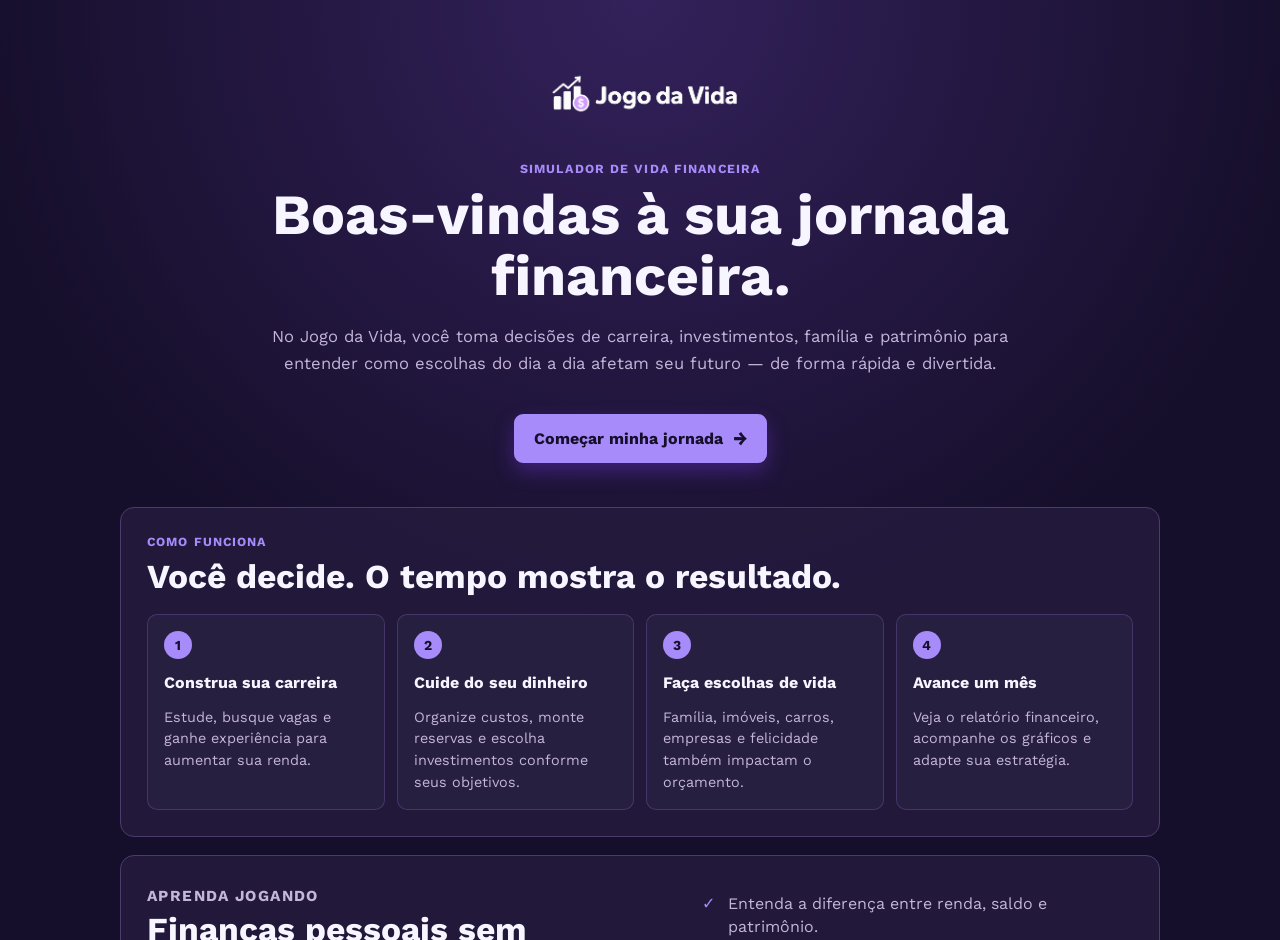
<file: index.html>
<!DOCTYPE html>
<html lang="pt-BR">
<head>
    <meta charset="UTF-8">
    <meta name="viewport" content="width=device-width, initial-scale=1.0">
    <meta http-equiv="refresh" content="0; url=html/inicio.html">
    <title>Jogo da Vida</title>
</head>
<body>
    <p>Redirecionando para a <a href="html/inicio.html">página inicial do Jogo da Vida</a>…</p>
</body>
</html>
</file>
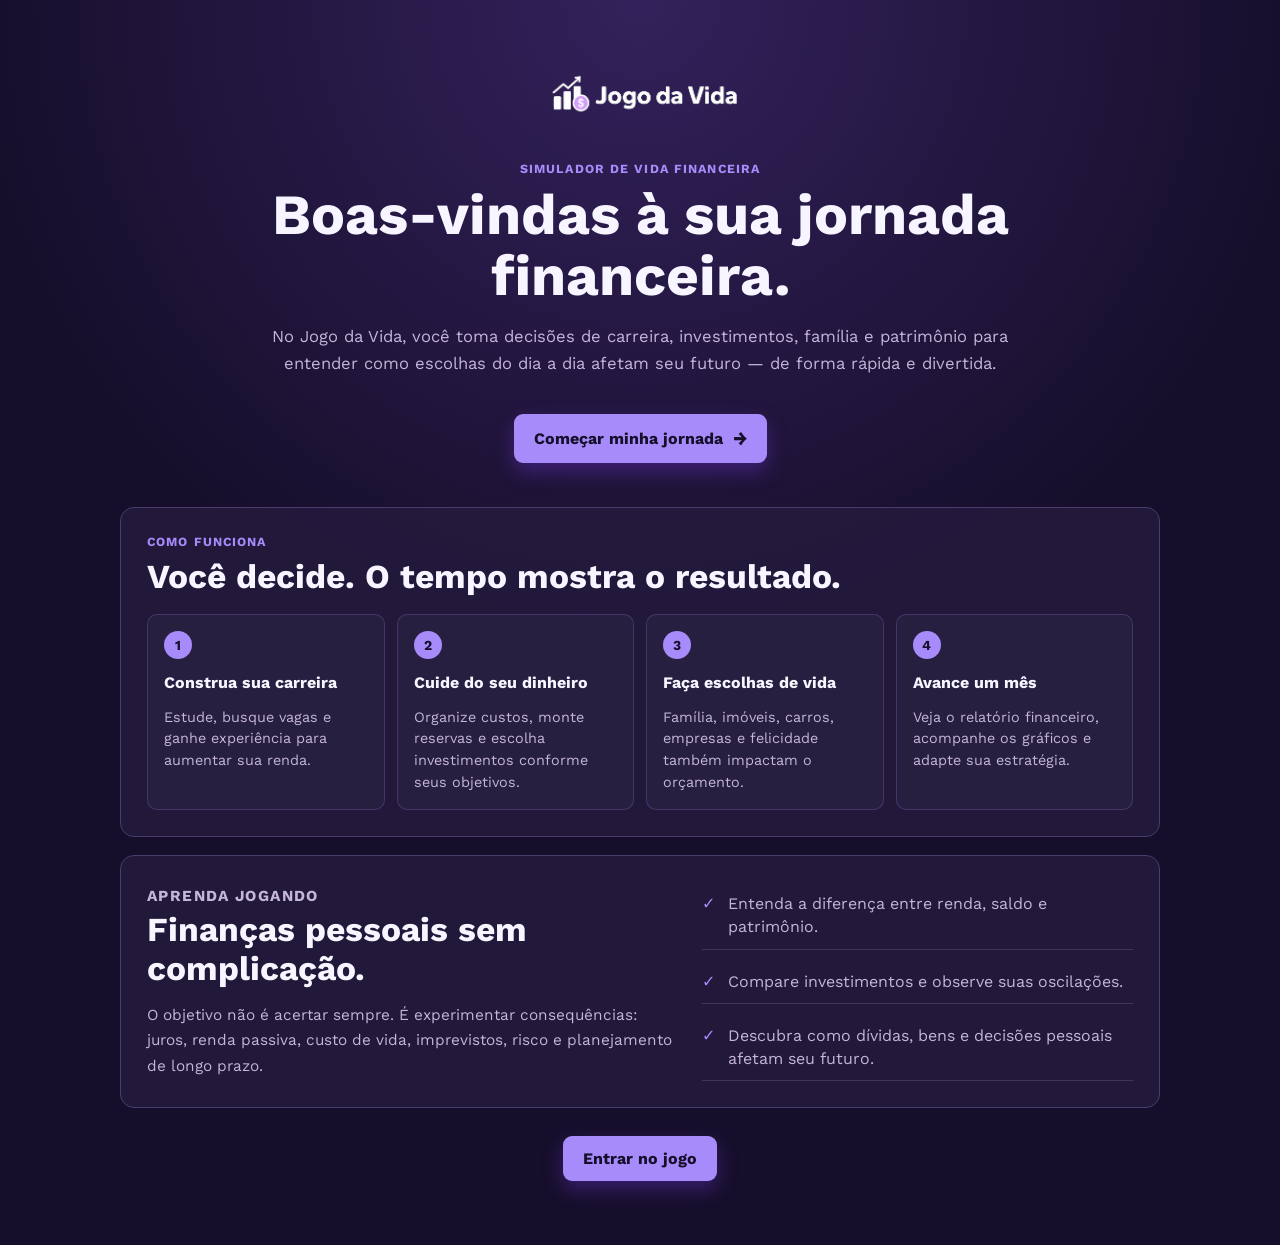
<file: html/inicio.html>
<!DOCTYPE html>
<html lang="pt-BR">
<head>
    <meta charset="UTF-8">
    <meta name="viewport" content="width=device-width, initial-scale=1.0">
    <title>Jogo da Vida — Boas-vindas</title>
    <link rel="stylesheet" href="../css/inicio.css">
</head>
<body>
    <main class="welcome-page">
        <section class="welcome-hero">
            <img class="welcome-logo" src="../assets/images/jogo-da-vida-logo.png" alt="Jogo da Vida">
            <p class="eyebrow">Simulador de vida financeira</p>
            <h1>Boas-vindas à sua jornada financeira.</h1>
            <p class="lead">No Jogo da Vida, você toma decisões de carreira, investimentos, família e patrimônio para entender como escolhas do dia a dia afetam seu futuro — de forma rápida e divertida.</p>
            <a class="start-button" href="jogo.html">Começar minha jornada <span aria-hidden="true">→</span></a>
        </section>

        <section class="welcome-section" aria-labelledby="como-jogar">
            <div class="section-heading">
                <p class="eyebrow">Como funciona</p>
                <h2 id="como-jogar">Você decide. O tempo mostra o resultado.</h2>
            </div>
            <div class="steps-grid">
                <article class="info-card"><span>1</span><h3>Construa sua carreira</h3><p>Estude, busque vagas e ganhe experiência para aumentar sua renda.</p></article>
                <article class="info-card"><span>2</span><h3>Cuide do seu dinheiro</h3><p>Organize custos, monte reservas e escolha investimentos conforme seus objetivos.</p></article>
                <article class="info-card"><span>3</span><h3>Faça escolhas de vida</h3><p>Família, imóveis, carros, empresas e felicidade também impactam o orçamento.</p></article>
                <article class="info-card"><span>4</span><h3>Avance um mês</h3><p>Veja o relatório financeiro, acompanhe os gráficos e adapte sua estratégia.</p></article>
            </div>
        </section>

        <section class="welcome-section learning-section">
            <div>
                <p class="eyebrow">Aprenda jogando</p>
                <h2>Finanças pessoais sem complicação.</h2>
                <p>O objetivo não é acertar sempre. É experimentar consequências: juros, renda passiva, custo de vida, imprevistos, risco e planejamento de longo prazo.</p>
            </div>
            <ul>
                <li>Entenda a diferença entre renda, saldo e patrimônio.</li>
                <li>Compare investimentos e observe suas oscilações.</li>
                <li>Descubra como dívidas, bens e decisões pessoais afetam seu futuro.</li>
            </ul>
        </section>

        <a class="start-button secondary-start" href="jogo.html">Entrar no jogo</a>
    </main>
</body>
</html>
</file>
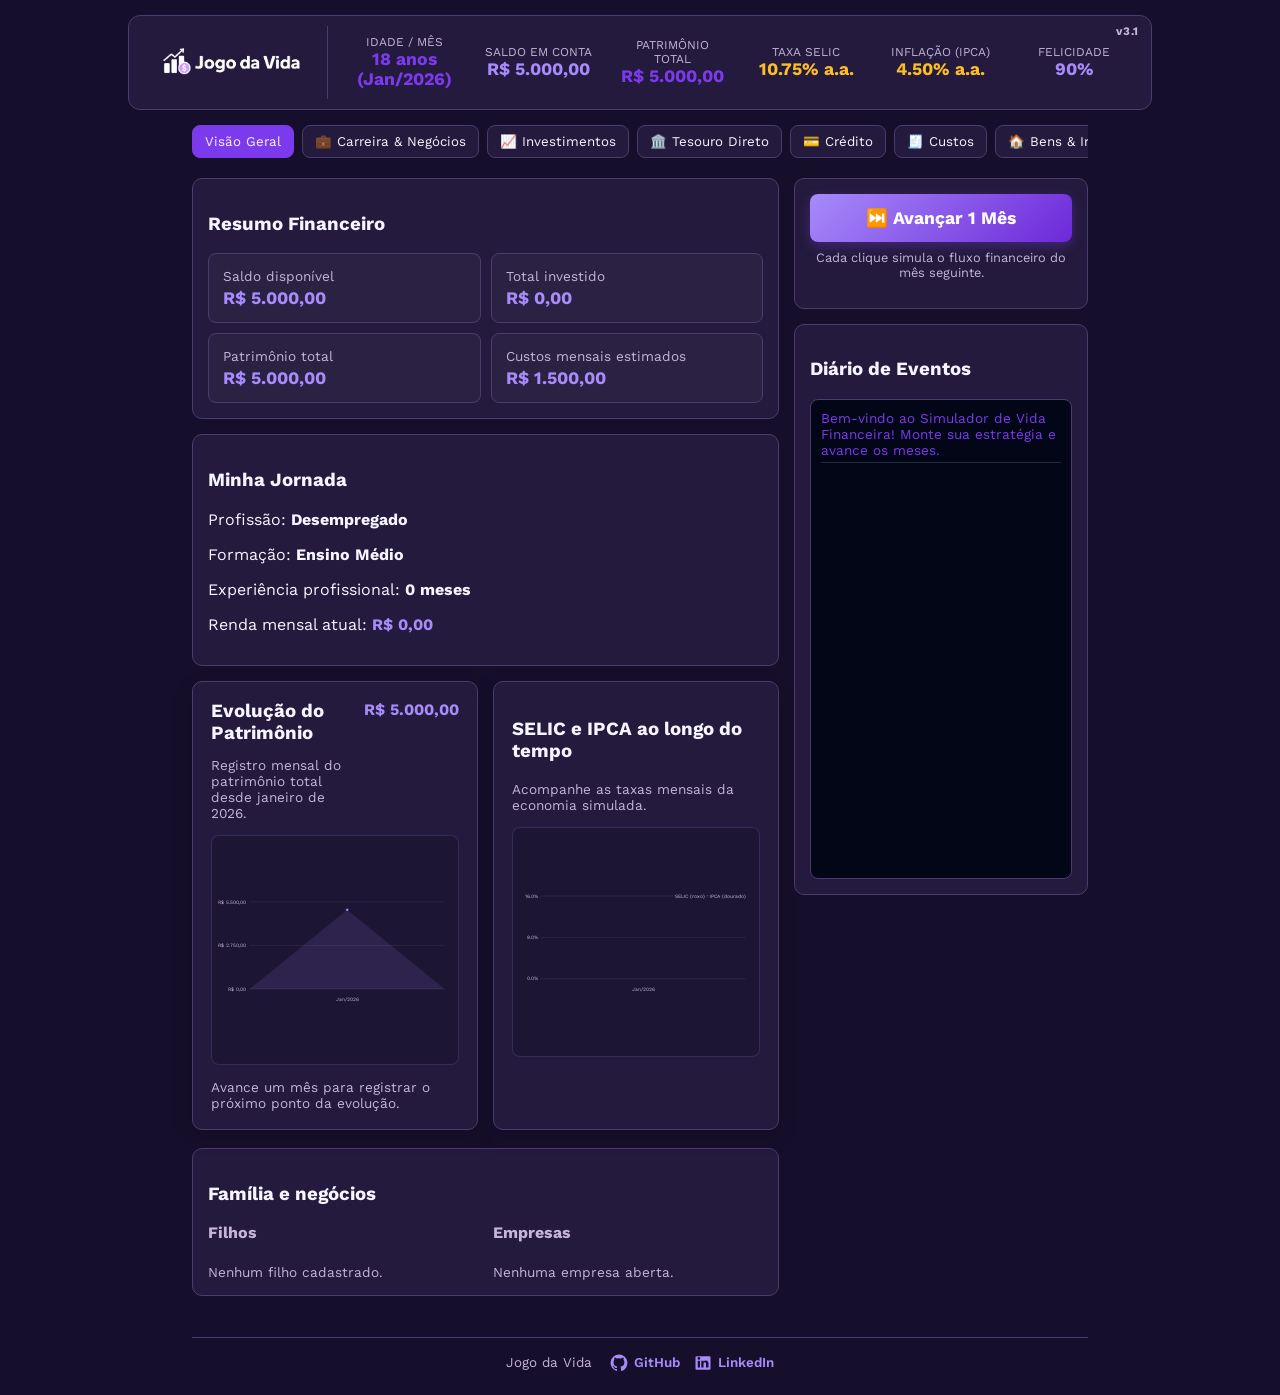
<file: html/jogo.html>
<!DOCTYPE html>
<html lang="pt-BR">
<head>
    <meta charset="UTF-8">
    <meta name="viewport" content="width=device-width, initial-scale=1.0">
    <title>Jogo da Vida</title>
    <link rel="stylesheet" href="../css/style.css">
</head>
<body>
    <header class="top-navbar" aria-label="Resumo do jogador">
        <div class="navbar-brand">
            <img class="game-logo" src="../assets/images/jogo-da-vida-logo.png" alt="Jogo da Vida">
        </div>
        <div class="header-stats">
        <div class="stat-card">
            <div class="stat-title">Idade / Mês</div>
            <div class="stat-value blue" id="ui-tempo">18 anos (Mês 1)</div>
        </div>
        <div class="stat-card">
            <div class="stat-title">Saldo em Conta</div>
            <div class="stat-value" id="ui-saldo">R$ 1.000,00</div>
        </div>
        <div class="stat-card">
            <div class="stat-title">Patrimônio Total</div>
            <div class="stat-value blue" id="ui-patrimonio">R$ 1.000,00</div>
        </div>
        <div class="stat-card">
            <div class="stat-title">Taxa SELIC</div>
            <div class="stat-value warn" id="ui-selic">10,75% a.a.</div>
        </div>
        <div class="stat-card">
            <div class="stat-title">Inflação (IPCA)</div>
            <div class="stat-value warn" id="ui-inflacao">4,50% a.a.</div>
        </div>
        <div class="stat-card">
            <div class="stat-title">Felicidade</div>
            <div class="stat-value" id="ui-felicidade-topo">60%</div>
        </div>
        </div>
        <span class="game-version" aria-label="Versão do jogo">v3.1</span>
    </header>

    <!-- Navegação por Abas -->
    <div class="nav-tabs">
        <button class="tab-btn" onclick="switchTab('geral')">Visão Geral</button>
        <button class="tab-btn active" onclick="switchTab('carreira')">💼 Carreira & Negócios</button>
        <button class="tab-btn" onclick="switchTab('investimentos')">📈 Investimentos</button>
        <button class="tab-btn" onclick="switchTab('tesouro')">🏛️ Tesouro Direto</button>
        <button class="tab-btn" onclick="switchTab('credito')">💳 Crédito</button>
        <button class="tab-btn" onclick="switchTab('custos')">🧾 Custos</button>
        <button class="tab-btn" onclick="switchTab('bens')">🏠 Bens & Imóveis</button>
        <button class="tab-btn" onclick="switchTab('protecao')">🛡️ Proteção & Seguros</button>
        <button class="tab-btn" onclick="switchTab('vida')">❤️ Vida & Família</button>
    </div>

    <div class="main-content">
        <!-- Áreas de Ação Dinâmicas -->
        <div>
            <!-- ABA PRINCIPAL: VISÃO GERAL -->
            <div id="tab-geral" class="tab-content">
                <div class="panel">
                    <h3>Resumo Financeiro</h3>
                    <div class="summary-grid">
                        <div class="summary-card"><span>Saldo disponível</span><strong id="geral-saldo">R$ 0,00</strong></div>
                        <div class="summary-card"><span>Total investido</span><strong id="geral-investimentos">R$ 0,00</strong></div>
                        <div class="summary-card"><span>Patrimônio total</span><strong id="geral-patrimonio">R$ 0,00</strong></div>
                        <div class="summary-card"><span>Custos mensais estimados</span><strong id="geral-custos">R$ 0,00</strong></div>
                    </div>
                </div>

                <div class="panel">
                    <h3>Minha Jornada</h3>
                    <p>Profissão: <strong id="geral-cargo">Desempregado</strong></p>
                    <p>Formação: <strong id="geral-formacao">Ensino Médio</strong></p>
                    <p>Experiência profissional: <strong id="geral-experiencia">0 meses</strong></p>
                    <p>Renda mensal atual: <strong id="geral-renda" class="positive-value">R$ 0,00</strong></p>
                </div>

                <div class="dashboard-grid">
                    <div class="panel">
                        <div class="chart-heading">
                            <div>
                                <h3>Evolução do Patrimônio</h3>
                                <p class="hint">Registro mensal do patrimônio total desde janeiro de 2026.</p>
                            </div>
                            <strong id="geral-patrimonio-atual" class="positive-value">R$ 0,00</strong>
                        </div>
                        <svg id="grafico-patrimonio" class="patrimonio-chart" role="img" aria-label="Gráfico de evolução anual do patrimônio"></svg>
                        <p id="descricao-grafico-patrimonio" class="hint"></p>
                    </div>

                    <div class="panel">
                        <h3>SELIC e IPCA ao longo do tempo</h3>
                        <p class="hint">Acompanhe as taxas mensais da economia simulada.</p>
                        <svg id="grafico-economia" class="patrimonio-chart" role="img" aria-label="Gráfico mensal da Selic e do IPCA"></svg>
                    </div>
                </div>

                <div class="panel">
                    <h3>Família e negócios</h3>
                    <div class="general-overview-grid">
                        <section><h4>Filhos</h4><div id="geral-filhos" class="general-list"></div></section>
                        <section><h4>Empresas</h4><div id="geral-empresas" class="general-list"></div></section>
                    </div>
                </div>
            </div>

            <!-- ABA 1: CARREIRA & NEGÓCIOS -->
            <div id="tab-carreira" class="tab-content active">
                <div class="panel">
                    <h3>Carreira Profissional</h3>
                    <p>Cargo Atual: <strong id="ui-cargo">Desempregado</strong></p>
                    <p>Salário Mensal: <strong id="ui-salario" style="color:var(--accent)">R$ 0,00</strong></p>
                    <p>Nível de Currículo/Escolaridade: <span id="ui-curriculo">Ensino Médio (Nível 1)</span></p>
                    <p>Curso Superior: <strong id="ui-curso-superior">Ainda não escolhido</strong></p>
                    <p>Faculdade: <strong id="ui-faculdade">Não iniciada</strong></p>
                    <p>Experiência no cargo: <strong id="ui-experiencia-cargo">0 meses</strong></p>
                    <button class="btn-action btn-blue" onclick="melhorarCurriculo()">Fazer Cursos / Faculdade (Custo: R$ 1.200)</button>
                    <button class="btn-action" id="btn-procurar-emprego" onclick="procurarEmprego()">Procurar Emprego / Candidatar-se</button>
                    <p class="hint" id="ui-chance-emprego"></p>
                </div>

                <div class="panel" id="painel-pos-graduacao" hidden>
                    <h3>Pós-graduação</h3>
                    <p>Uma especialização fortalece o currículo e amplia suas opções de carreira.</p>
                    <button class="btn-action btn-blue" onclick="fazerPosGraduacao()">Iniciar pós-graduação (R$ 50.000)</button>
                </div>

                <div class="panel" id="painel-curso-superior" hidden>
                    <h3>Escolha seu Curso Superior</h3>
                    <p>Escolha a graduação. A mensalidade é cobrada ao avançar cada mês até a conclusão do curso.</p>
                    <select id="curso-superior">
                        <option value="">Selecione uma área</option>
                        <option value="financeiro">Financeiro</option>
                        <option value="tech">Tech</option>
                        <option value="marketing">Marketing</option>
                        <option value="direito">Direito</option>
                        <option value="medicina">Medicina</option>
                    </select>
                    <button class="btn-action" onclick="escolherCursoSuperior()">Iniciar faculdade</button>
                </div>

                <div class="panel">
                    <h3>Cargos, salários e requisitos</h3>
                    <div id="lista-cargos" class="career-list"></div>
                </div>

                <div class="panel">
                    <h3>Empreendedorismo</h3>
                    <p>Status das empresas: <span id="ui-empresa-status">Sem empresa</span></p>
                    <label for="ramo-startup">Ramo da startup</label>
                    <select id="ramo-startup">
                        <option value="">Selecione um ramo</option>
                        <option value="tech">Tecnologia</option>
                        <option value="fintech">Fintech</option>
                        <option value="saude">Saúde</option>
                        <option value="marketing">Marketing</option>
                        <option value="ecommerce">E-commerce</option>
                    </select>
                    <label for="nome-startup">Nome da startup</label>
                    <input id="nome-startup" class="investment-input" type="text" maxlength="40" placeholder="Ex.: Aurora Labs">
                    <button class="btn-action" onclick="abrirEmpresa()">Abrir uma Startup (Investimento: R$ 500.000)</button>
                    <div id="lista-empresas" class="company-list"></div>
                </div>
            </div>

            <!-- ABA 2: INVESTIMENTOS -->
            <div id="tab-investimentos" class="tab-content">
                <div class="panel">
                    <h3>Escolha o tipo de investimento</h3>
                    <p class="hint">As cotações exibidas são referências de 23/07/2026. No jogo, preços e índices variam a cada mês.</p>
                    <div class="investment-nav">
                        <button class="investment-category active" data-category="rendaFixa" onclick="mostrarCategoriaInvestimento('rendaFixa')">Renda Fixa</button>
                        <button class="investment-category" data-category="acoes" onclick="mostrarCategoriaInvestimento('acoes')">Ações B3</button>
                        <button class="investment-category" data-category="fiis" onclick="mostrarCategoriaInvestimento('fiis')">FIIs</button>
                        <button class="investment-category" data-category="etfs" onclick="mostrarCategoriaInvestimento('etfs')">ETFs</button>
                    </div>
                </div>

                <div class="panel">
                    <h3 id="titulo-categoria-investimento">Renda Fixa</h3>
                    <p id="descricao-categoria-investimento" class="hint"></p>
                    <div class="investment-lesson">
                        <div><span>Risco</span><strong id="risco-categoria-investimento"></strong></div>
                        <div><span>Rentabilidade</span><strong id="rentabilidade-categoria-investimento"></strong></div>
                        <p id="como-funciona-categoria-investimento"></p>
                        <p id="atencao-categoria-investimento" class="hint"></p>
                    </div>
                    <div id="lista-investimentos" class="investment-grid"></div>
                </div>
            </div>

            <div id="tab-tesouro" class="tab-content">
                <div class="panel">
                    <h3>Tesouro Direto</h3>
                    <p class="hint">Títulos de referência do Tesouro Direto. As taxas no jogo acompanham SELIC, IPCA ou uma taxa prefixada simulada.</p>
                    <div class="investment-lesson">
                        <div><span>Risco</span><strong>Baixo risco de crédito; preço pode oscilar antes do vencimento.</strong></div>
                        <div><span>Rentabilidade</span><strong>Selic, IPCA + taxa ou taxa prefixada.</strong></div>
                        <p>Você empresta dinheiro ao governo. O Tesouro Selic costuma ser usado para reserva de emergência; IPCA+ busca preservar o poder de compra; o Prefixado trava uma taxa nominal.</p>
                        <p class="hint">Em resgate antecipado, o valor depende do preço de mercado (marcação a mercado). Levar o título até o vencimento reduz essa incerteza.</p>
                    </div>
                    <div id="lista-tesouro-direto" class="investment-grid"></div>
                </div>
            </div>

            <div id="tab-credito" class="tab-content">
                <div class="panel credit-panel">
                    <h3>Empréstimo pessoal</h3>
                    <p>Escolha o valor e prazo. O dinheiro entra na conta agora e as parcelas entram no relatório mensal.</p>
                    <label for="valor-emprestimo">Valor: <strong id="valor-emprestimo-label">R$ 5.000,00</strong></label>
                    <input id="valor-emprestimo" type="range" min="1000" max="50000" step="1000" value="5000" oninput="atualizarValoresCredito()">
                    <label for="prazo-emprestimo">Prazo</label>
                    <select id="prazo-emprestimo" onchange="atualizarValoresCredito()"><option value="12">12 meses</option><option value="24">24 meses</option><option value="36">36 meses</option></select>
                    <button class="btn-action" onclick="solicitarEmprestimo()">Solicitar empréstimo</button>
                </div>

                <div class="panel credit-panel">
                    <h3>Consórcio</h3>
                    <p>Planeje uma carta de crédito. Você paga parcelas mensais e pode ser contemplado na simulação.</p>
                    <label for="valor-consorcio">Carta de crédito: <strong id="valor-consorcio-label">R$ 50.000,00</strong></label>
                    <input id="valor-consorcio" type="range" min="20000" max="200000" step="5000" value="50000" oninput="atualizarValoresCredito()">
                    <label for="prazo-consorcio">Prazo</label>
                    <select id="prazo-consorcio"><option value="60">60 meses</option><option value="100">100 meses</option><option value="150">150 meses</option></select>
                    <button class="btn-action btn-blue" onclick="aderirConsorcio()">Entrar no consórcio</button>
                </div>

                <div class="panel">
                    <h3>Meus contratos</h3>
                    <div id="lista-creditos"><p>Nenhum contrato ativo.</p></div>
                </div>
            </div>

            <div id="tab-custos" class="tab-content">
                <div class="panel">
                    <h3>Custos mensais previstos</h3>
                    <p class="hint">A alimentação e os cuidados aumentam conforme a família cresce. Os valores são recalculados a cada mudança no patrimônio ou nos contratos.</p>
                    <p>Total estimado: <strong id="custos-total-mensais" class="asset-price">R$ 0,00</strong></p>
                    <div id="lista-custos-mensais" class="cost-list"></div>
                    <h3 class="property-section-title">Ações financeiras</h3>
                    <div id="acoes-custos" class="cost-actions"></div>
                </div>
            </div>

            <!-- ABA 3: BENS & IMÓVEIS -->
            <div id="tab-bens" class="tab-content">
                <div class="panel">
                    <h3>Adquirir Veículos & Imóveis</h3>
                    <p class="hint">Escolha um veículo. Todos exigem um gasto mensal de manutenção, seguro e uso equivalente a 5% do valor do carro.</p>
                    <div id="lista-veiculos-disponiveis" class="vehicle-grid"></div>
                    <h3 class="property-section-title">Imóveis</h3>
                    <p class="hint">Os imóveis valorizam mensalmente conforme seu perfil e a inflação. Ao alugar, o valor é reajustado pelo IPCA e nunca ultrapassa 10% do valor atual do bem por mês.</p>
                    <div id="lista-imoveis-disponiveis" class="property-grid"></div>
                </div>

                <div class="panel">
                    <h3>Meus Bens Adquiridos</h3>
                    <div id="lista-bens"><p>Nenhum bem registrado.</p></div>
                </div>
            </div>

            <!-- ABA 4: PROTEÇÃO & SEGUROS -->
            <div id="tab-protecao" class="tab-content">
                <div class="panel">
                    <h3>Gerenciamento de Riscos</h3>
                    <p>Seguros protegem seu patrimônio contra catástrofes e imprevistos inesperados.</p>
                    
                    <div class="card-item">
                        <strong>Plano de Saúde Familiar</strong><br>
                        Custo mensal dinâmico: <strong id="custo-saude">R$ 0,00</strong><br>
                        Status: <strong id="st-saude" style="color:var(--danger)">Não contratado</strong>
                        <button class="btn-action" onclick="toggleSeguro('saude')">Contratar / Cancelar</button>
                    </div>

                    <div class="card-item">
                        <strong>Seguro Residencial (Contra Tempestades, Furacões e Desastres)</strong><br>
                        Custo mensal dinâmico: <strong id="custo-residencial">R$ 0,00</strong><br>
                        Status: <strong id="st-residencial" style="color:var(--danger)">Não contratado</strong>
                        <button class="btn-action" onclick="toggleSeguro('residencial')">Contratar / Cancelar</button>
                    </div>
                    <p class="hint" id="detalhe-seguros"></p>
                </div>
            </div>

            <!-- ABA 5: VIDA & FAMÍLIA -->
            <div id="tab-vida" class="tab-content">
                <div class="panel">
                    <h3>Relacionamento & Filhos</h3>
                    <p>Status Conjugal: <strong id="ui-relacionamento">Solteiro(a)</strong></p>
                    <p>Filhos: <strong id="ui-filhos">0</strong></p>
                    <button class="btn-action btn-blue" onclick="buscarParceiro()">Procurar Parceiro(a)</button>
                    <label for="nome-filho">Nome do filho(a)</label>
                    <input id="nome-filho" class="investment-input" type="text" maxlength="30" placeholder="Digite o nome">
                    <button class="btn-action" onclick="terFilho()">Ter um Filho</button>
                    <div id="lista-filhos" class="children-list"></div>
                </div>

                <div class="panel">
                    <h3>Estilo de Vida</h3>
                    <p>Felicidade: <strong id="ui-felicidade">60%</strong></p>
                    <div class="happiness-bar" aria-label="Nível de felicidade"><span id="barra-felicidade"></span></div>
                    <button class="btn-action" id="btn-ferias" onclick="tirarFerias()">Tirar férias</button>
                    <p class="hint" id="ui-status-ferias"></p>
                    <button class="btn-action btn-blue" onclick="viajar()">Fazer Viagem Internacional (R$ 8.000)</button>
                </div>
            </div>
        </div>

        <!-- Painel Lateral: Log e Passagem do Tempo -->
        <div>
            <div class="panel">
                <button id="btn-avancar" class="advance-btn" onclick="avancarMes()">⏭️ Avançar 1 Mês</button>
                <p style="text-align:center; font-size: 0.8rem; color:var(--text-muted); margin-top: 8px;">
                    Cada clique simula o fluxo financeiro do mês seguinte.
                </p>
            </div>

            <div class="panel">
                <h3>Diário de Eventos</h3>
                <div class="log-box" id="log-box">
                    <div class="log-msg log-info">Bem-vindo ao Simulador de Vida Financeira! Monte sua estratégia e avance os meses.</div>
                </div>
            </div>
        </div>
        </div>
    </header>

    <footer class="site-footer">
        <span>Jogo da Vida</span>
        <div>
            <a class="social-link" href="https://github.com/vmori29" target="_blank" rel="noopener noreferrer" aria-label="GitHub de Victor Mori">
                <svg viewBox="0 0 24 24" aria-hidden="true"><path d="M12 .7a11.3 11.3 0 0 0-3.6 22c.6.1.8-.3.8-.6v-2.2c-3.2.7-3.9-1.4-3.9-1.4-.5-1.4-1.3-1.7-1.3-1.7-1-.7.1-.7.1-.7 1.2.1 1.8 1.2 1.8 1.2 1 1.8 2.8 1.3 3.4 1 .1-.8.4-1.3.7-1.6-2.6-.3-5.3-1.3-5.3-5.8 0-1.3.4-2.3 1.2-3.1-.1-.3-.5-1.5.1-3.1 0 0 .9-.3 3.1 1.2a10.6 10.6 0 0 1 5.7 0c2.2-1.5 3.1-1.2 3.1-1.2.6 1.6.2 2.8.1 3.1.8.8 1.2 1.8 1.2 3.1 0 4.5-2.7 5.5-5.3 5.8.4.4.8 1.1.8 2.2v3.2c0 .3.2.7.8.6A11.3 11.3 0 0 0 12 .7Z"/></svg>
                <span>GitHub</span>
            </a>
            <a class="social-link" href="https://www.linkedin.com/in/victor-mori-kikuchi/" target="_blank" rel="noopener noreferrer" aria-label="LinkedIn de Victor Mori">
                <svg viewBox="0 0 24 24" aria-hidden="true"><path d="M20.5 3h-17A1.5 1.5 0 0 0 2 4.5v15A1.5 1.5 0 0 0 3.5 21h17a1.5 1.5 0 0 0 1.5-1.5v-15A1.5 1.5 0 0 0 20.5 3ZM8 18H5V9h3v9ZM6.5 7.7A1.7 1.7 0 1 1 6.5 4a1.7 1.7 0 0 1 0 3.7ZM19 18h-3v-4.4c0-1.1 0-2.5-1.5-2.5S12.7 12.3 12.7 13.5V18h-3V9h2.9v1.2h.1a3.2 3.2 0 0 1 2.9-1.6c3.1 0 3.7 2 3.7 4.7V18Z"/></svg>
                <span>LinkedIn</span>
            </a>
        </div>
    </footer>

    <dialog id="relatorio-mensal" class="monthly-report">
        <div class="report-header">
            <div>
                <p class="report-eyebrow">Fechamento financeiro</p>
                <h2 id="relatorio-titulo">Relatório mensal</h2>
            </div>
            <button class="report-close" type="button" onclick="fecharRelatorioMensal()" aria-label="Fechar relatório">×</button>
        </div>
        <div class="report-summary">
            <div><span>Ganhos</span><strong id="relatorio-total-ganhos" class="report-positive">R$ 0,00</strong></div>
            <div><span>Gastos</span><strong id="relatorio-total-gastos" class="report-negative">R$ 0,00</strong></div>
            <div><span>Saldo final</span><strong id="relatorio-saldo-final">R$ 0,00</strong></div>
        </div>
        <div class="report-columns">
            <section>
                <h3>De onde veio o ganho</h3>
                <div id="relatorio-ganhos" class="report-list"></div>
            </section>
            <section>
                <h3>Onde o dinheiro foi gasto</h3>
                <div id="relatorio-gastos" class="report-list"></div>
            </section>
        </div>
        <p id="relatorio-resultado" class="report-result"></p>
        <button class="btn-action" type="button" onclick="fecharRelatorioMensal()">Continuar</button>
    </dialog>
    <dialog id="filho-indesejado" class="unexpected-child-dialog" oncancel="event.preventDefault()">
        <p class="report-eyebrow">Evento inesperado</p>
        <h2>Um filho não planejado está a caminho.</h2>
        <p>Essa nova responsabilidade fará parte da sua jornada financeira. Escolha um nome para continuar.</p>
        <form onsubmit="event.preventDefault(); nomearFilhoIndesejado();">
            <label for="nome-filho-indesejado">Nome do filho(a)</label>
            <input id="nome-filho-indesejado" class="investment-input" type="text" maxlength="30" placeholder="Digite o nome" required autofocus>
            <button class="btn-action" type="submit">Confirmar nome</button>
        </form>
    </dialog>
    <dialog id="final-jogo" class="final-game-dialog">
        <p class="report-eyebrow">Fim da jornada • 80 anos</p>
        <h2 id="final-classificacao">Sua classificação final</h2>
        <p id="final-mensagem" class="final-message"></p>
        <div id="final-estatisticas" class="final-stats"></div>
        <button class="btn-action" type="button" onclick="document.getElementById('final-jogo').close()">Ver resultado</button>
    </dialog>
    <script src="../js/script.js"></script>
</body>
</html>
</file>
<file: css/inicio.css>
@import url('https://fonts.googleapis.com/css2?family=Work+Sans:wght@400;500;600;700&display=swap');

:root {
    --bg: #160f2b;
    --panel: #241a3d;
    --accent: #a78bfa;
    --accent-strong: #7c3aed;
    --text: #f7f5ff;
    --muted: #c4b5d9;
    --border: #4c3b6d;
}

* { box-sizing: border-box; }
body { min-height: 100vh; margin: 0; color: var(--text); background: radial-gradient(circle at top, #33215b 0, var(--bg) 48%); font-family: 'Work Sans', system-ui, sans-serif; }
.welcome-page { width: min(1040px, calc(100% - 36px)); margin: 0 auto; padding: 46px 0 64px; }
.welcome-hero { max-width: 760px; margin: 0 auto 44px; text-align: center; }
.welcome-logo { width: min(230px, 65vw); height: auto; margin-bottom: 12px; }
.eyebrow { margin: 0 0 8px; color: var(--accent); font-size: 0.78rem; font-weight: 700; letter-spacing: 0.09em; text-transform: uppercase; }
h1, h2, h3 { margin-top: 0; }
h1 { margin-bottom: 16px; font-size: clamp(2rem, 5vw, 3.55rem); line-height: 1.08; }
h2 { margin-bottom: 10px; font-size: clamp(1.45rem, 3vw, 2.1rem); }
.lead, .learning-section p { color: var(--muted); font-size: 1.04rem; line-height: 1.65; }
.start-button { display: inline-flex; align-items: center; gap: 10px; margin-top: 20px; padding: 13px 20px; border-radius: 9px; color: #160f2b; background: var(--accent); box-shadow: 0 8px 20px rgba(124, 58, 237, 0.35); font-weight: 700; text-decoration: none; transition: transform .2s, filter .2s; }
.start-button:hover { filter: brightness(1.08); transform: translateY(-2px); }
.start-button span { font-size: 1.2rem; }
.welcome-section { margin-top: 18px; padding: 26px; border: 1px solid var(--border); border-radius: 14px; background: rgba(36, 26, 61, .86); }
.section-heading { margin-bottom: 18px; }
.steps-grid { display: grid; grid-template-columns: repeat(4, minmax(0, 1fr)); gap: 12px; }
.info-card { min-width: 0; padding: 16px; border: 1px solid rgba(167, 139, 250, .22); border-radius: 10px; background: rgba(255, 255, 255, .03); }
.info-card span { display: grid; width: 28px; height: 28px; margin-bottom: 14px; place-items: center; border-radius: 50%; color: #160f2b; background: var(--accent); font-size: .86rem; font-weight: 700; }
.info-card h3 { margin-bottom: 8px; font-size: 1rem; }
.info-card p { margin-bottom: 0; color: var(--muted); font-size: .9rem; line-height: 1.5; }
.learning-section { display: grid; grid-template-columns: 1.1fr .9fr; align-items: center; gap: 28px; }
.learning-section p { margin-bottom: 0; font-size: .96rem; }
.learning-section ul { display: grid; gap: 10px; margin: 0; padding: 0; list-style: none; }
.learning-section li { padding: 10px 0 10px 26px; border-bottom: 1px solid rgba(196, 181, 217, .18); color: var(--muted); line-height: 1.45; position: relative; }
.learning-section li::before { content: '✓'; position: absolute; left: 0; color: var(--accent); font-weight: 700; }
.secondary-start { display: flex; width: fit-content; margin: 28px auto 0; }

@media (max-width: 760px) { .steps-grid { grid-template-columns: repeat(2, minmax(0, 1fr)); } .learning-section { grid-template-columns: 1fr; gap: 18px; } }
@media (max-width: 470px) { .welcome-page { width: min(100% - 24px, 1040px); padding-top: 28px; } .welcome-section { padding: 20px; } .steps-grid { grid-template-columns: 1fr; } }
</file>
<file: css/style.css>
@import url('https://fonts.googleapis.com/css2?family=Work+Sans:wght@400;500;600;700&display=swap');

:root {
            --bg-dark: #160f2b;
            --card-bg: #241a3d;
            --accent: #a78bfa;
            --accent-blue: #7c3aed;
            --danger: #fb7185;
            --warning: #fbbf24;
            --text-light: #f7f5ff;
            --text-muted: #c4b5d9;
            --border: #4c3b6d;
        }

        * { box-sizing: border-box; font-family: 'Work Sans', system-ui, sans-serif; }
        body { background-color: var(--bg-dark); color: var(--text-light); margin: 0; padding: 15px 15%; }

        .top-navbar {
            position: relative;
            display: flex;
            align-items: stretch;
            gap: 14px;
            width: min(80vw, calc(100% + 10vw));
            margin: 0 0 15px -5vw;
            padding: 10px 14px;
            background: var(--card-bg);
            border: 1px solid var(--border);
            border-radius: 12px;
        }
        .navbar-brand {
            display: flex;
            align-items: center;
            flex: 0 0 auto;
            padding-right: 14px;
            border-right: 1px solid var(--border);
        }
        .game-logo { display: block; width: min(170px, 20vw); height: auto; }
        .game-version { position: absolute; top: 8px; right: 12px; color: var(--text-muted); font-size: 0.72rem; font-weight: 700; letter-spacing: 0.06em; }

        /* Indicadores da navbar */
        .header-stats {
            display: grid;
            grid-template-columns: repeat(6, minmax(90px, 1fr));
            flex: 1;
            gap: 8px;
        }
        .stat-card { display: flex; flex-direction: column; justify-content: center; min-width: 0; padding: 4px 6px; text-align: center; }
        .stat-title { font-size: 0.75rem; color: var(--text-muted); text-transform: uppercase; }
        .stat-value { font-size: 1.1rem; font-weight: bold; color: var(--accent); }
        .stat-value.blue { color: var(--accent-blue); }
        .stat-value.warn { color: var(--warning); }

        /* Navigation Tabs */
        .nav-tabs { display: flex; gap: 8px; margin-bottom: 15px; overflow-x: auto; padding-bottom: 5px; }
        .tab-btn {
            background: var(--card-bg);
            border: 1px solid var(--border);
            color: var(--text-light);
            padding: 8px 12px;
            border-radius: 8px;
            cursor: pointer;
            white-space: nowrap;
            transition: 0.2s;
        }
        .tab-btn.active { background: var(--accent-blue); border-color: var(--accent-blue); }

        /* Layout Grid */
        .main-content { display: grid; grid-template-columns: 2fr 1fr; gap: 15px; }
        @media (max-width: 1000px) {
            .top-navbar { width: min(80vw, calc(100% + 10vw)); }
            .header-stats { grid-template-columns: repeat(3, minmax(90px, 1fr)); }
        }
        @media (max-width: 850px) { .main-content { grid-template-columns: 1fr; } }
        @media (max-width: 650px) {
            body { padding: 15px; }
            .top-navbar { width: 100%; margin-left: 0; flex-direction: column; align-items: center; }
            .navbar-brand { padding: 0; border: 0; }
            .game-logo { width: 150px; }
            .game-version { top: 8px; right: 10px; }
            .header-stats { width: 100%; grid-template-columns: repeat(2, minmax(0, 1fr)); }
        }

        .panel { background: var(--card-bg); border-radius: 10px; padding: 15px; border: 1px solid var(--border); margin-bottom: 15px; }
        .tab-content { display: none; }
        .tab-content.active { display: block; }

        .summary-grid { display: grid; grid-template-columns: repeat(auto-fit, minmax(180px, 1fr)); gap: 10px; }
        .summary-card { background: rgba(255,255,255,0.03); border: 1px solid var(--border); border-radius: 8px; padding: 14px; }
        .summary-card span { display: block; color: var(--text-muted); font-size: 0.85rem; }
        .summary-card strong { display: block; margin-top: 4px; color: var(--accent); font-size: 1.1rem; }
        .positive-value { color: var(--accent); }
        .hint { color: var(--text-muted); font-size: 0.85rem; margin-bottom: 0; }
        .dashboard-grid, .general-overview-grid { display: grid; grid-template-columns: repeat(2, minmax(0, 1fr)); gap: 15px; }
        .dashboard-grid { margin-bottom: 18px; align-items: stretch; }
        .dashboard-grid .panel { margin-bottom: 0; min-width: 0; padding: 18px; overflow: hidden; box-shadow: 0 8px 20px rgba(2, 6, 23, 0.18); }
        .general-overview-grid section { min-width: 0; }
        .general-overview-grid h4 { margin: 0 0 8px; color: var(--text-muted); }
        .general-list { display: grid; gap: 6px; }
        .general-list-item { display: flex; justify-content: space-between; gap: 10px; padding: 8px 0; border-bottom: 1px solid var(--border); font-size: 0.88rem; }
        .general-list-item:last-child { border-bottom: 0; }
        .general-list-item span { color: var(--text-muted); text-align: right; }
        @media (max-width: 720px) { .dashboard-grid, .general-overview-grid { grid-template-columns: 1fr; } }
        select { width: 100%; margin-top: 8px; padding: 10px; border-radius: 6px; border: 1px solid var(--border); background: var(--bg-dark); color: var(--text-light); }

        .investment-nav { display: flex; flex-wrap: wrap; justify-content: flex-start; gap: 6px; margin-top: 12px; }
        .investment-category { border: 1px solid var(--border); background: var(--bg-dark); color: var(--text-light); padding: 6px 9px; border-radius: 6px; cursor: pointer; font-size: 0.8rem; }
        .investment-category.active { background: var(--accent-blue); border-color: var(--accent-blue); }
        .investment-grid { display: grid; grid-template-columns: 1fr; gap: 10px; }
        .investment-card { margin: 0; display: grid; grid-template-columns: minmax(0, 1fr) auto; column-gap: 14px; }
        .investment-card > :not(.investment-actions) { grid-column: 1; }
        .investment-actions { grid-column: 2; grid-row: 1 / span 8; display: flex; flex-wrap: wrap; align-self: end; align-items: flex-end; justify-content: flex-end; gap: 6px; }
        .investment-actions .btn-action { margin-right: 0; }
        .investment-card h4 { margin: 0 0 7px; }
        .investment-card p { margin: 0 0 7px; color: var(--text-muted); font-size: 0.88rem; }
        .investment-input-label { color: var(--text-muted); font-size: 0.8rem; }
        .investment-control { display: grid; gap: 3px; }
        .investment-input { width: min(100%, 220px); padding: 7px 9px; border-radius: 6px; border: 1px solid var(--border); background: var(--bg-dark); color: var(--text-light); }
        .investment-estimate { color: var(--accent) !important; font-weight: 600; }
        .asset-price { color: var(--accent); font-weight: bold; font-size: 1.05rem; }
        .investment-lesson { display: grid; grid-template-columns: repeat(2, minmax(0, 1fr)); gap: 6px 12px; margin: 10px 0; padding: 10px; border: 1px solid var(--border); border-radius: 8px; background: rgba(255,255,255,0.03); font-size: 0.82rem; }
        .investment-lesson div { display: grid; gap: 2px; }
        .investment-lesson span { color: var(--text-muted); font-size: 0.78rem; text-transform: uppercase; }
        .investment-lesson strong { color: var(--accent); font-size: 0.85rem; }
        .investment-lesson p { grid-column: 1 / -1; margin: 0; line-height: 1.35; }
        @media (max-width: 550px) { .investment-lesson { grid-template-columns: 1fr; } }
        button:disabled { cursor: not-allowed; opacity: 0.5; }

        /* Buttons & Forms */
        button.btn-action {
            width: auto;
            background: var(--accent);
            color: #160f2b;
            border: none;
            padding: 8px 11px;
            border-radius: 6px;
            font-weight: bold;
            cursor: pointer;
            margin: 8px 5px 0 0;
            transition: 0.2s;
            font-size: 0.84rem;
            vertical-align: bottom;
        }
        button.btn-action:hover { filter: brightness(1.1); }
        button.btn-danger { background: var(--danger); color: white; }
        button.btn-blue { background: var(--accent-blue); color: white; }

        .card-item {
            background: rgba(255,255,255,0.03);
            border: 1px solid var(--border);
            padding: 12px;
            border-radius: 8px;
            margin-bottom: 10px;
        }
        .vehicle-grid { display: grid; grid-template-columns: 1fr; gap: 10px; }
        .vehicle-card { margin: 0; display: flex; flex-direction: column; }
        .vehicle-card h4 { margin: 0 0 6px; }
        .vehicle-card p { margin: 0 0 7px; }
        .vehicle-actions { display: flex; flex-wrap: wrap; gap: 6px; margin-top: auto; }
        .vehicle-actions .btn-action { margin-right: 0; }
        .property-section-title { margin: 24px 0 8px; }
        .property-grid { display: grid; grid-template-columns: 1fr; gap: 10px; }
        .property-card { margin: 0; display: flex; flex-direction: column; }
        .property-card h4, .property-card p { margin-top: 0; }
        .career-list { display: grid; gap: 8px; }
        .career-item { display: grid; grid-template-columns: minmax(160px, 1fr) auto; gap: 4px 14px; padding: 10px 0; border-bottom: 1px solid var(--border); }
        .career-item:last-child { border-bottom: 0; }
        .career-item small { grid-column: 1 / -1; color: var(--text-muted); }
        .cost-list { display: grid; gap: 7px; }
        .cost-item { display: flex; justify-content: space-between; gap: 12px; padding: 10px 0; border-bottom: 1px solid var(--border); }
        .cost-item:last-child { border-bottom: 0; }
        .cost-item strong { color: var(--warning); white-space: nowrap; }
        .cost-actions { display: grid; gap: 10px; }
        .cost-action { display: flex; flex-wrap: wrap; align-items: center; justify-content: space-between; gap: 8px; padding: 10px; border: 1px solid var(--border); border-radius: 8px; }
        .cost-action p { margin: 0; color: var(--text-muted); }
        .happiness-bar { height: 10px; overflow: hidden; margin: 8px 0 12px; background: var(--bg-dark); border-radius: 999px; border: 1px solid var(--border); }
        .happiness-bar span { display: block; width: 60%; height: 100%; background: linear-gradient(90deg, var(--danger), var(--warning), var(--accent)); transition: width 0.2s; }
        .company-list, .children-list { display: grid; gap: 8px; margin-top: 12px; }
        .company-card small { color: var(--text-muted); }
        .company-health { height: 8px; overflow: hidden; margin: 8px 0 4px; background: var(--bg-dark); border-radius: 999px; border: 1px solid var(--border); }
        .company-health span { display: block; height: 100%; background: linear-gradient(90deg, var(--danger), var(--warning), var(--accent)); }
        .company-ready { color: var(--warning); font-weight: bold; }
        .company-listed { color: var(--accent); font-weight: bold; }
        .child-item { display: flex; flex-wrap: wrap; justify-content: space-between; gap: 6px 14px; padding: 9px 0; border-bottom: 1px solid var(--border); }
        .child-item:last-child { border-bottom: 0; }
        .child-item span { color: var(--text-muted); font-size: 0.86rem; }

        /* Log Section */
        .log-box {
            height: 480px;
            overflow-y: auto;
            background: #020617;
            border: 1px solid var(--border);
            border-radius: 8px;
            padding: 10px;
            font-size: 0.85rem;
            font-family: monospace;
        }
        .log-msg { margin-bottom: 6px; padding-bottom: 4px; border-bottom: 1px solid #1e293b; }
        .log-pos { color: var(--accent); }
        .log-neg { color: var(--danger); }
        .log-warn { color: var(--warning); }
        .log-info { color: var(--accent-blue); }

        .advance-btn {
            background: linear-gradient(135deg, #a78bfa, #6d28d9);
            color: white; font-size: 1.1rem; padding: 14px; width: 100%;
            border: none; border-radius: 8px; font-weight: bold; cursor: pointer;
            box-shadow: 0 4px 12px rgba(124, 58, 237, 0.35);
        }

        .site-footer { display: flex; justify-content: center; align-items: center; gap: 18px; margin: 26px 0 8px; padding: 16px 0 0; border-top: 1px solid var(--border); color: var(--text-muted); font-size: 0.84rem; text-align: center; }
        .site-footer div { display: flex; gap: 14px; }
        .site-footer a { color: var(--accent); font-weight: 600; text-decoration: none; }
        .site-footer .social-link { display: inline-flex; align-items: center; gap: 6px; }
        .site-footer .social-link svg { width: 18px; height: 18px; fill: currentColor; }
        .site-footer a:hover { text-decoration: underline; }
        @media (max-width: 480px) { .site-footer { flex-direction: column; align-items: flex-start; } }

        .chart-heading { display: flex; justify-content: space-between; align-items: flex-start; gap: 15px; }
        .chart-heading h3 { margin: 0; }
        .chart-heading p { margin-bottom: 0; }
        .patrimonio-chart { display: block; width: 100%; height: auto; min-height: 230px; margin-top: 14px; padding: 6px; overflow: visible; background: rgba(2, 6, 23, 0.22); border: 1px solid rgba(167, 139, 250, 0.18); border-radius: 8px; }
        .chart-grid { stroke: rgba(196, 181, 217, 0.22); stroke-width: 1; }
        .chart-axis-label { fill: var(--text-muted); font-size: 12px; }
        .chart-line { fill: none; stroke: var(--accent); stroke-width: 3; stroke-linecap: round; stroke-linejoin: round; }
        .chart-area { fill: var(--accent); opacity: 0.12; }
        .chart-point { fill: var(--accent); stroke: var(--card-bg); stroke-width: 2; }
        @media (max-width: 900px) { .dashboard-grid { grid-template-columns: 1fr; } }
        @media (max-width: 480px) { .chart-heading { flex-direction: column; gap: 5px; } .patrimonio-chart { min-height: 200px; } }

        .monthly-report { width: min(680px, calc(100% - 30px)); color: var(--text-light); background: var(--card-bg); border: 1px solid var(--border); border-radius: 12px; padding: 20px; }
        .monthly-report::backdrop { background: rgba(2, 6, 23, 0.78); }
        .unexpected-child-dialog { width: min(500px, calc(100% - 30px)); color: var(--text-light); background: var(--card-bg); border: 1px solid var(--border); border-radius: 12px; padding: 24px; }
        .unexpected-child-dialog::backdrop { background: rgba(2, 6, 23, 0.82); }
        .unexpected-child-dialog h2 { margin: 5px 0 10px; color: var(--warning); }
        .unexpected-child-dialog p { color: var(--text-muted); line-height: 1.5; }
        .unexpected-child-dialog label { display: block; margin: 16px 0 6px; color: var(--text-muted); font-size: .88rem; }
        .unexpected-child-dialog .investment-input { width: 100%; }
        .report-header { display: flex; align-items: flex-start; justify-content: space-between; gap: 12px; border-bottom: 1px solid var(--border); padding-bottom: 12px; }
        .report-header h2 { margin: 2px 0 0; font-size: 1.25rem; }
        .report-eyebrow { margin: 0; color: var(--text-muted); font-size: 0.75rem; text-transform: uppercase; }
        .report-close { border: 0; background: transparent; color: var(--text-light); cursor: pointer; font-size: 1.8rem; line-height: 1; }
        .report-summary { display: grid; grid-template-columns: repeat(3, 1fr); gap: 10px; margin: 15px 0; }
        .report-summary div { background: rgba(255,255,255,0.03); border: 1px solid var(--border); border-radius: 8px; padding: 10px; }
        .report-summary span { display: block; color: var(--text-muted); font-size: 0.78rem; }
        .report-summary strong { display: block; margin-top: 4px; }
        .report-positive { color: var(--accent); }
        .report-negative { color: var(--danger); }
        .report-columns { display: grid; grid-template-columns: repeat(2, minmax(0, 1fr)); gap: 16px; }
        .report-columns h3 { margin: 0 0 8px; font-size: 0.95rem; }
        .report-list { display: grid; gap: 6px; }
        .report-item { display: flex; justify-content: space-between; gap: 8px; background: rgba(255,255,255,0.03); border-radius: 6px; padding: 8px; font-size: 0.86rem; }
        .report-item span:last-child { white-space: nowrap; font-weight: bold; }
        .report-empty { color: var(--text-muted); font-size: 0.86rem; }
        .report-result { color: var(--text-muted); margin: 16px 0 0; }
        @media (max-width: 560px) { .report-summary, .report-columns { grid-template-columns: 1fr; } }
        .final-game-dialog { width: min(560px, calc(100% - 30px)); color: var(--text-light); background: var(--card-bg); border: 1px solid var(--border); border-radius: 12px; padding: 24px; text-align: center; }
        .final-game-dialog::backdrop { background: rgba(2, 6, 23, 0.82); }
        .final-game-dialog h2 { margin: 4px 0 10px; color: var(--accent); }
        .final-message { color: var(--text-muted); margin: 0 auto 18px; max-width: 440px; }
        .final-stats { display: grid; grid-template-columns: repeat(2, minmax(0, 1fr)); gap: 10px; text-align: left; }
        .final-stats div { padding: 10px; border: 1px solid var(--border); border-radius: 8px; background: rgba(255,255,255,0.03); }
        .final-stats span { display: block; color: var(--text-muted); font-size: 0.78rem; }
        .final-stats strong { display: block; margin-top: 4px; color: var(--accent); }
        @media (max-width: 420px) { .final-stats { grid-template-columns: 1fr; } }
        .credit-panel label { display: block; margin-top: 12px; color: var(--text-muted); font-size: 0.9rem; }
        .credit-panel input[type="range"] { width: 100%; accent-color: var(--accent); }
        .credit-panel select { max-width: 220px; }
        @media (max-width: 560px) { .investment-card { grid-template-columns: 1fr; } .investment-actions { grid-column: 1; grid-row: auto; flex-direction: row; align-items: center; } }
</file>
